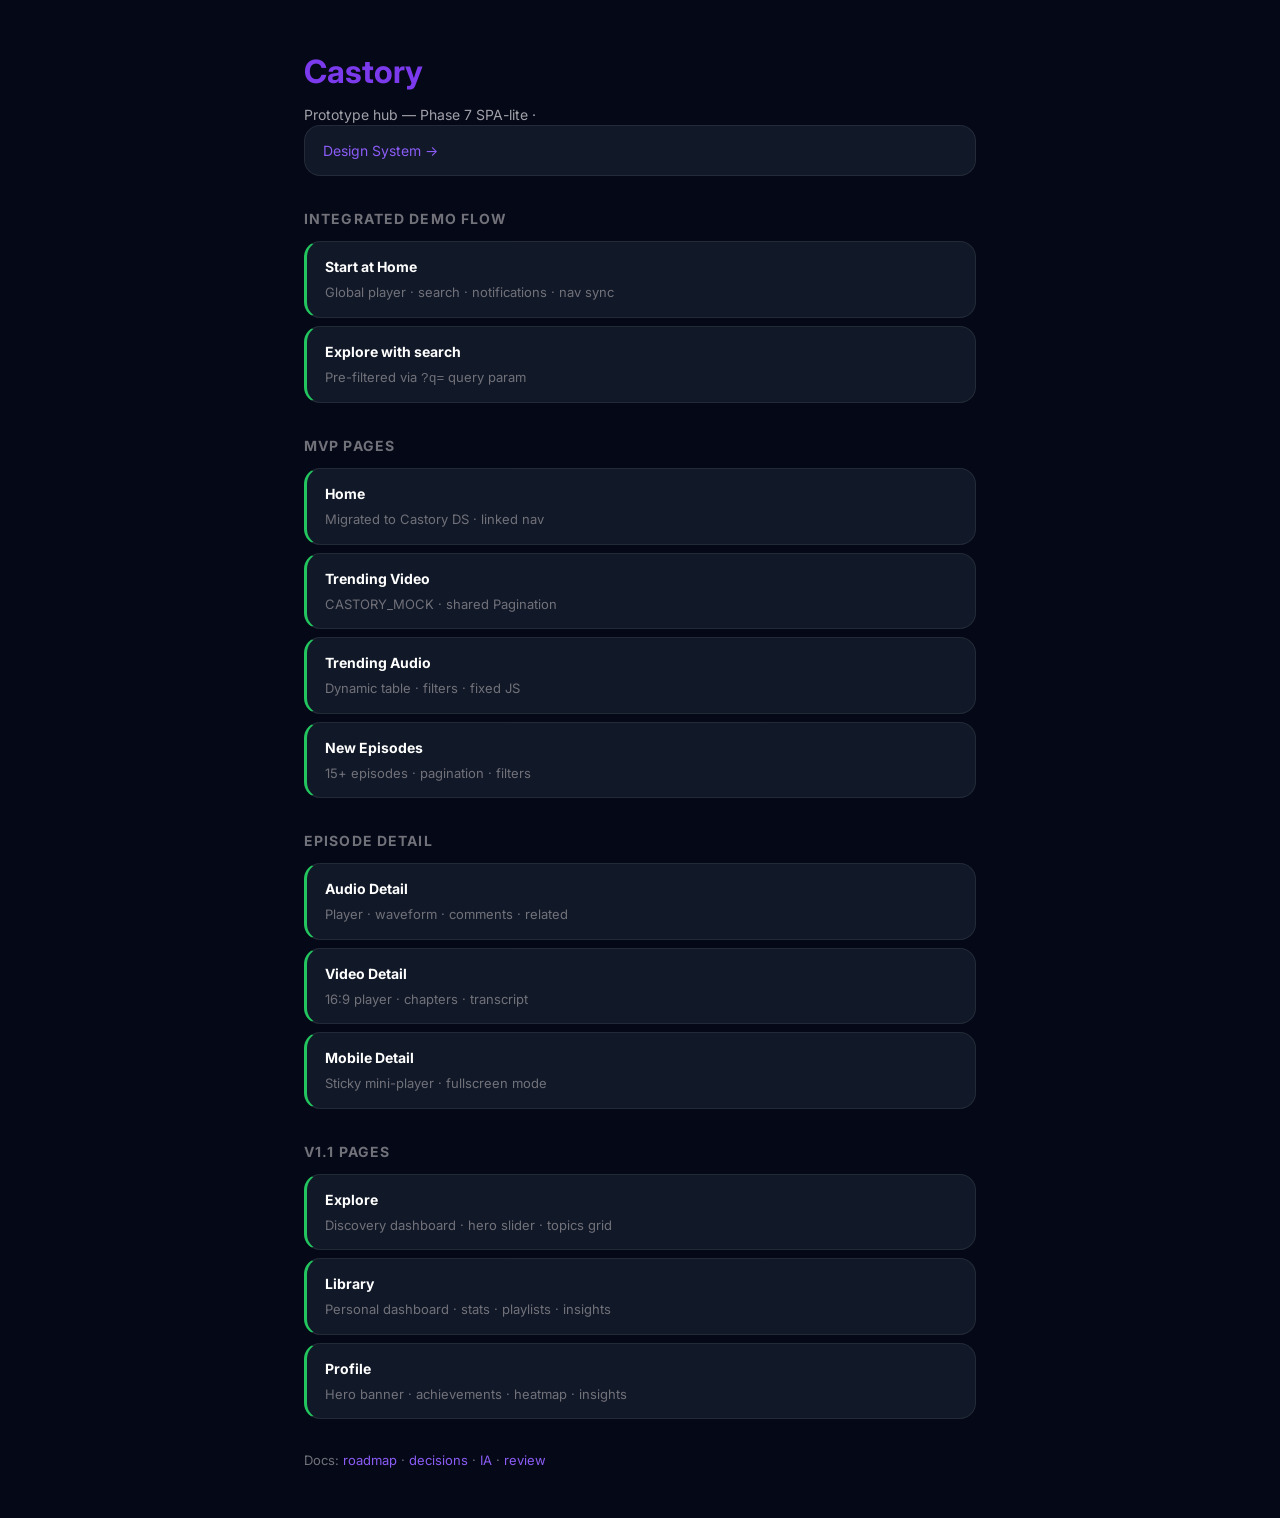
<file: prototypes/index.html>
<!DOCTYPE html>
<html lang="en">
<head>
  <meta charset="UTF-8">
  <meta name="viewport" content="width=device-width, initial-scale=1.0">
  <title>Castory — Prototype Hub</title>
  <link rel="preconnect" href="https://fonts.googleapis.com">
  <link href="https://fonts.googleapis.com/css2?family=Inter:wght@400;600;700&display=swap" rel="stylesheet">
<link rel="stylesheet" href="shared/css/castory.css">
<style>
    body { padding: 48px 24px; max-width: 720px; margin: 0 auto; }
    h1 { font-size: 32px; margin-bottom: 8px; color: var(--color-primary); }
    .subtitle { color: var(--color-text-secondary); margin-bottom: 32px; }
    section { margin-bottom: 32px; }
    h2 { font-size: 14px; text-transform: uppercase; letter-spacing: 0.08em; color: var(--color-text-muted); margin-bottom: 12px; }
    ul { display: flex; flex-direction: column; gap: 8px; }
    a {
      display: block;
      padding: 14px 18px;
      background: var(--color-card);
      border: 1px solid var(--color-border);
      border-radius: var(--radius-md);
      transition: var(--transition);
    }
    a:hover { border-color: var(--color-border-hover); transform: translateX(4px); }
    a strong { display: block; margin-bottom: 4px; }
    a span { font-size: 13px; color: var(--color-text-muted); }
    .done { border-left: 3px solid var(--color-success); }
    .pending { opacity: 0.5; pointer-events: none; }
    .archive { font-size: 13px; color: var(--color-text-muted); margin-top: 24px; }
    .archive a { display: inline; padding: 0; background: none; border: none; color: var(--color-primary-hover); }
  </style>
</head>
<body>
  <h1>Castory</h1>
  <p class="subtitle">Prototype hub — Phase 7 SPA-lite · <a href="shared/preview.html" style="color:var(--color-primary-hover)">Design System →</a></p>

  <section>
    <h2>Integrated Demo Flow</h2>
    <ul>
      <li><a class="done" href="home/index.html"><strong>Start at Home</strong><span>Global player · search · notifications · nav sync</span></a></li>
      <li><a class="done" href="explore/index.html?q=podcast"><strong>Explore with search</strong><span>Pre-filtered via <code>?q=</code> query param</span></a></li>
    </ul>
  </section>

    <section>
      <h2>MVP Pages</h2>
      <ul>
        <li><a class="done" href="home/index.html"><strong>Home</strong><span>Migrated to Castory DS · linked nav</span></a></li>
        <li><a class="done" href="trending-video/index.html"><strong>Trending Video</strong><span>CASTORY_MOCK · shared Pagination</span></a></li>
        <li><a class="done" href="trending-audio/index.html"><strong>Trending Audio</strong><span>Dynamic table · filters · fixed JS</span></a></li>
        <li><a class="done" href="new-episodes/index.html"><strong>New Episodes</strong><span>15+ episodes · pagination · filters</span></a></li>
      </ul>
    </section>

  <section>
    <h2>Episode Detail</h2>
    <ul>
      <li><a class="done" href="episode-detail/audio/index.html?id=14"><strong>Audio Detail</strong><span>Player · waveform · comments · related</span></a></li>
      <li><a class="done" href="episode-detail/video/index.html?id=2"><strong>Video Detail</strong><span>16:9 player · chapters · transcript</span></a></li>
      <li><a class="done" href="episode-detail/mobile/index.html?id=14"><strong>Mobile Detail</strong><span>Sticky mini-player · fullscreen mode</span></a></li>
    </ul>
  </section>

  <section>
    <h2>v1.1 Pages</h2>
    <ul>
      <li><a class="done" href="explore/index.html"><strong>Explore</strong><span>Discovery dashboard · hero slider · topics grid</span></a></li>
      <li><a class="done" href="library/index.html"><strong>Library</strong><span>Personal dashboard · stats · playlists · insights</span></a></li>
      <li><a class="done" href="profile/index.html"><strong>Profile</strong><span>Hero banner · achievements · heatmap · insights</span></a></li>
    </ul>
  </section>

  <p class="archive">
    Docs: <a href="../docs/roadmap.md">roadmap</a> ·
    <a href="../docs/DECISIONS.md">decisions</a> ·
    <a href="../docs/IA.md">IA</a> ·
    <a href="../docs/review.md">review</a>
  </p>
</body>
</html>
</file>
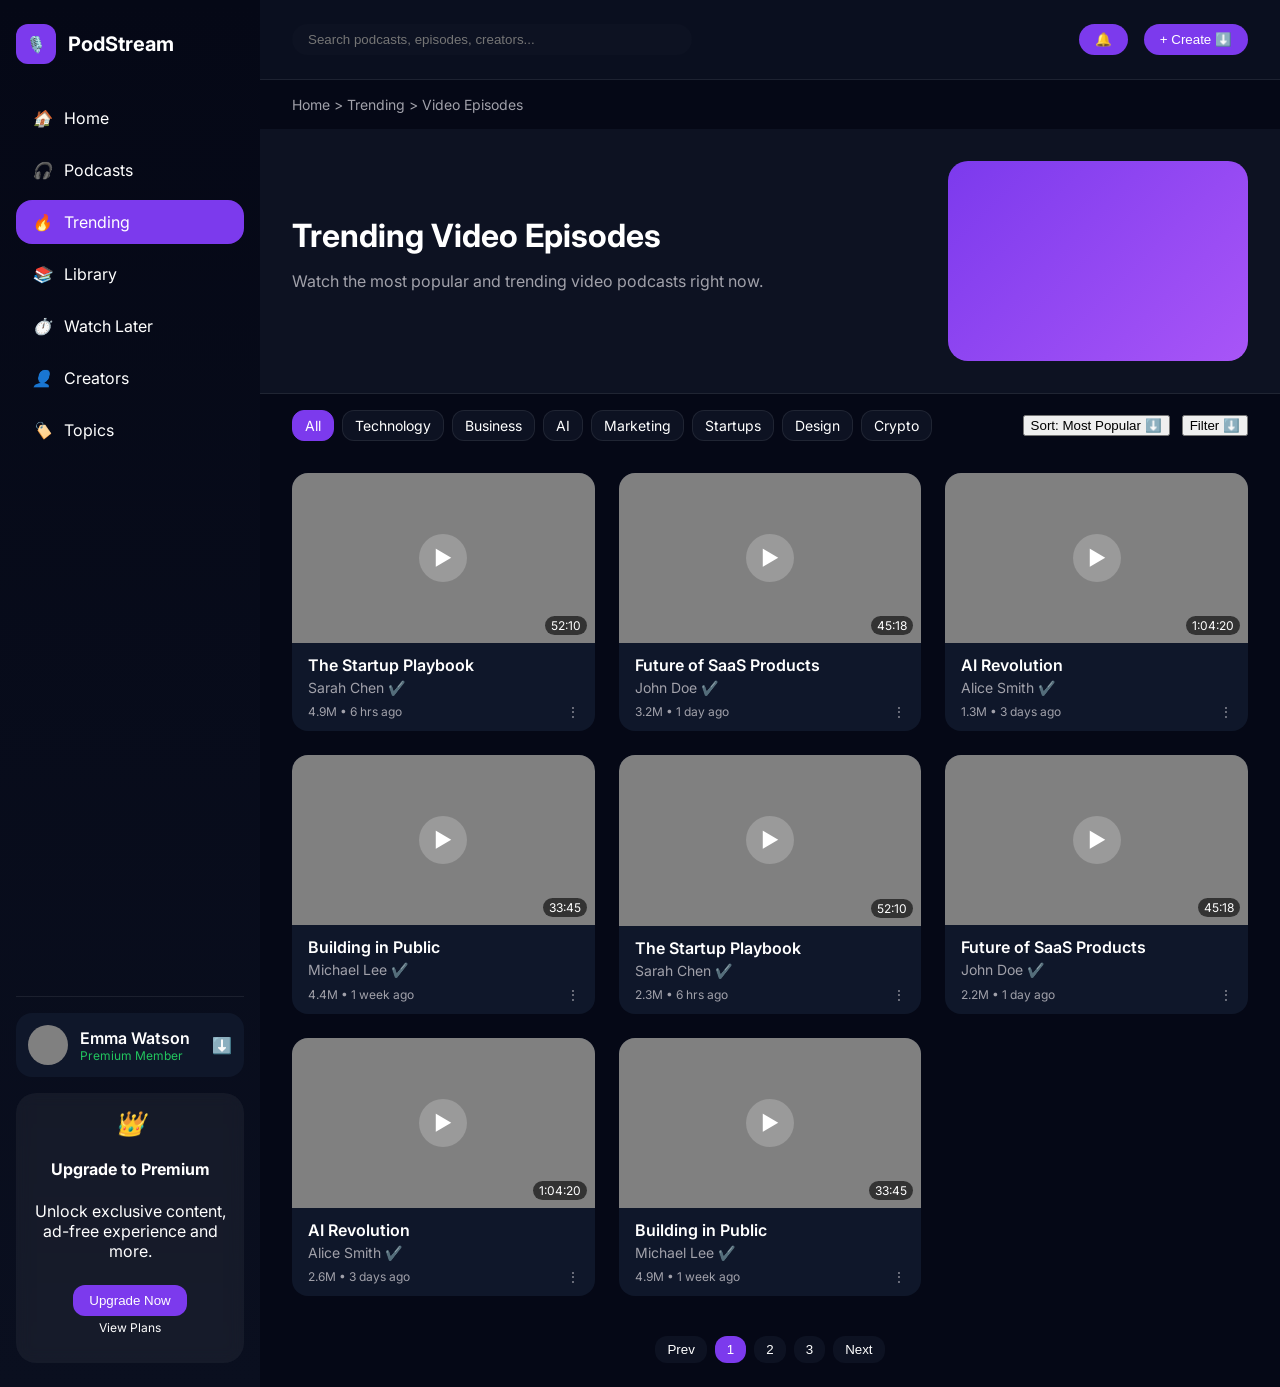
<file: prototypes/_archive/trending-video/desktop-02/index.html>
<!DOCTYPE html>
<html lang="en">
<head>
<meta charset="UTF-8">
<meta name="viewport" content="width=device-width, initial-scale=1.0">
<title>Trending Video Episodes - PodStream</title>
<link href="https://fonts.googleapis.com/css2?family=Inter:wght@400;500;600;700&display=swap" rel="stylesheet">
<style>
  /* =========================
     VARIABLES & BASE STYLES
     ========================= */
  :root {
    --bg-dark: #050816;
    --bg-dark-2: #0A0F1F;
    --bg-dark-3: #0D1222;
    --card-bg: #0F172A;
    --card-bg-hover: #111827;
    --primary: #7C3AED;
    --primary-light: #8B5CF6;
    --secondary: #A855F7;
    --text-primary: #FFFFFF;
    --text-secondary: #A1A1AA;
    --border: rgba(255,255,255,0.08);
    --hover-border: rgba(124,58,237,0.4);
    --success: #22C55E;
    --shadow: 0 10px 40px rgba(0,0,0,.4);
    --radius-sm: 12px;
    --radius-md: 16px;
    --radius-lg: 20px;
    --transition: 0.25s ease;
  }

  *, *::before, *::after {
    box-sizing: border-box;
  }

  body {
    margin: 0;
    font-family: 'Inter', sans-serif;
    color: var(--text-primary);
    background: var(--bg-dark);
  }

  a {
    color: inherit;
    text-decoration: none;
  }

  img {
    display: block;
    max-width: 100%;
  }

  /* =========================
     LAYOUT
     ========================= */
  .container {
    display: flex;
    min-height: 100vh;
  }

  /* SIDEBAR */
  .sidebar {
    width: 260px;
    background: linear-gradient(180deg, #050816, #0A0F1F);
    display: flex;
    flex-direction: column;
    padding: 24px 16px;
  }

  .logo {
    display: flex;
    align-items: center;
    margin-bottom: 32px;
  }

  .logo-icon {
    width: 40px;
    height: 40px;
    background: var(--primary);
    border-radius: 12px;
    display: flex;
    align-items: center;
    justify-content: center;
    font-weight: bold;
    margin-right: 12px;
  }

  .logo-text {
    font-size: 1.25rem;
    font-weight: 700;
  }

  .menu {
    list-style: none;
    padding: 0;
    margin: 0;
    flex: 1;
  }

  .menu li {
    display: flex;
    align-items: center;
    padding: 12px 16px;
    border-radius: var(--radius-md);
    margin-bottom: 8px;
    cursor: pointer;
    transition: var(--transition);
  }

  .menu li.active {
    background: var(--primary);
    color: var(--text-primary);
  }

  .menu li:hover:not(.active) {
    background: var(--bg-dark-3);
  }

  .menu li i {
    margin-right: 12px;
  }

  .divider {
    height: 1px;
    background: var(--border);
    margin: 16px 0;
  }

  .profile-card {
    display: flex;
    align-items: center;
    padding: 12px;
    background: var(--card-bg);
    border-radius: var(--radius-md);
    cursor: pointer;
  }

  .profile-avatar {
    width: 40px;
    height: 40px;
    border-radius: 50%;
    margin-right: 12px;
    background: gray;
  }

  .profile-info {
    flex: 1;
  }

  .profile-name {
    font-weight: 600;
  }

  .profile-badge {
    font-size: 0.75rem;
    color: var(--success);
  }

  /* UPGRADE CARD */
  .upgrade-card {
    background: rgba(255,255,255,0.05);
    backdrop-filter: blur(8px);
    padding: 16px;
    border-radius: var(--radius-lg);
    margin-top: 16px;
    text-align: center;
  }

  .upgrade-card i {
    font-size: 1.5rem;
    color: gold;
    display: block;
    margin-bottom: 8px;
  }

  .upgrade-card button {
    margin-top: 8px;
    padding: 8px 16px;
    background: var(--primary);
    border: none;
    border-radius: var(--radius-sm);
    color: var(--text-primary);
    cursor: pointer;
    transition: var(--transition);
  }

  .upgrade-card button:hover {
    background: var(--primary-light);
  }

  /* MAIN CONTENT */
  .main {
    flex: 1;
    display: flex;
    flex-direction: column;
  }

  /* TOP HEADER */
  header {
    display: flex;
    align-items: center;
    justify-content: space-between;
    padding: 0 32px;
    height: 80px;
    background: var(--bg-dark-2);
    border-bottom: 1px solid var(--border);
  }

  .search-bar input {
    padding: 8px 16px;
    border-radius: var(--radius-md);
    border: none;
    background: var(--bg-dark-3);
    color: var(--text-primary);
    width: 400px;
  }

  .header-actions {
    display: flex;
    align-items: center;
    gap: 16px;
  }

  .header-actions button {
    padding: 8px 16px;
    border-radius: var(--radius-md);
    border: none;
    cursor: pointer;
    background: var(--primary);
    color: var(--text-primary);
    display: flex;
    align-items: center;
    gap: 4px;
  }

  /* BREADCRUMB */
  .breadcrumb {
    padding: 16px 32px;
    font-size: 0.875rem;
    color: var(--text-secondary);
  }

  /* HERO */
  .hero {
    display: flex;
    justify-content: space-between;
    align-items: center;
    padding: 32px;
    background: var(--bg-dark-3);
    border-bottom: 1px solid var(--border);
  }

  .hero-content h1 {
    font-size: 2rem;
    margin: 0 0 12px 0;
  }

  .hero-content p {
    color: var(--text-secondary);
    font-size: 1rem;
  }

  .hero-illustration {
    width: 300px;
    height: 200px;
    background: linear-gradient(135deg, var(--primary), var(--secondary));
    border-radius: var(--radius-lg);
  }

  /* FILTER SECTION */
  .filters {
    display: flex;
    justify-content: space-between;
    align-items: center;
    padding: 16px 32px;
  }

  .category-pills {
    display: flex;
    gap: 8px;
  }

  .pill {
    padding: 6px 12px;
    border-radius: var(--radius-sm);
    background: var(--bg-dark-3);
    cursor: pointer;
    border: 1px solid var(--border);
    font-size: 0.875rem;
    transition: var(--transition);
  }

  .pill.active {
    background: var(--primary);
    border-color: var(--primary);
  }

  .filter-controls {
    display: flex;
    align-items: center;
    gap: 12px;
  }

  /* CONTENT GRID */
  .content-grid {
    display: grid;
    grid-template-columns: repeat(auto-fill,minmax(280px,1fr));
    gap: 24px;
    padding: 16px 32px;
  }

  .episode-card {
    background: var(--card-bg);
    border-radius: var(--radius-md);
    overflow: hidden;
    cursor: pointer;
    transition: var(--transition);
    display: flex;
    flex-direction: column;
  }

  .episode-card:hover {
    transform: translateY(-4px) scale(1.02);
    box-shadow: 0 0 20px var(--primary);
  }

  .episode-thumbnail {
    position: relative;
    width: 100%;
    padding-top: 56.25%; /* 16:9 */
    background: gray;
  }

  .play-overlay {
    position: absolute;
    top: 50%;
    left: 50%;
    transform: translate(-50%, -50%);
    width: 48px;
    height: 48px;
    background: rgba(255,255,255,0.2);
    border-radius: 50%;
    display: flex;
    align-items: center;
    justify-content: center;
    font-size: 1.25rem;
  }

  .duration-badge {
    position: absolute;
    bottom: 8px;
    right: 8px;
    background: rgba(0,0,0,0.6);
    padding: 2px 6px;
    font-size: 0.75rem;
    border-radius: var(--radius-sm);
  }

  .episode-body {
    padding: 12px 16px;
    flex: 1;
    display: flex;
    flex-direction: column;
    justify-content: space-between;
  }

  .episode-title {
    font-weight: 600;
    margin-bottom: 4px;
  }

  .creator-row {
    display: flex;
    align-items: center;
    font-size: 0.875rem;
    color: var(--text-secondary);
  }

  .creator-row .verified {
    color: var(--primary);
    margin-left: 4px;
  }

  .meta-row {
    display: flex;
    justify-content: space-between;
    align-items: center;
    font-size: 0.75rem;
    color: var(--text-secondary);
    margin-top: 8px;
  }

  .meta-row .dots {
    cursor: pointer;
  }

  /* PAGINATION */
  .pagination {
    display: flex;
    justify-content: center;
    padding: 24px;
    gap: 8px;
  }

  .pagination button {
    padding: 6px 12px;
    border-radius: var(--radius-sm);
    border: none;
    background: var(--bg-dark-3);
    color: var(--text-primary);
    cursor: pointer;
    transition: var(--transition);
  }

  .pagination button.active {
    background: var(--primary);
  }

  /* RESPONSIVE */
  @media(max-width:1024px){
    .sidebar{
      width: 220px;
    }
    .search-bar input{
      width: 250px;
    }
  }

  @media(max-width:768px){
    .container{
      flex-direction: column;
    }
    .sidebar{
      display: none;
    }
    .content-grid{
      grid-template-columns: repeat(auto-fill,minmax(200px,1fr));
      padding: 16px;
    }
    header{
      padding: 0 16px;
    }
    .filters{
      flex-direction: column;
      align-items: flex-start;
      gap: 12px;
      padding: 16px;
    }
  }

</style>
</head>
<body>

<div class="container">
  <!-- SIDEBAR -->
  <aside class="sidebar">
    <div class="logo">
      <div class="logo-icon">🎙️</div>
      <div class="logo-text">PodStream</div>
    </div>
    <ul class="menu">
      <li><i>🏠</i>Home</li>
      <li><i>🎧</i>Podcasts</li>
      <li class="active"><i>🔥</i>Trending</li>
      <li><i>📚</i>Library</li>
      <li><i>⏱️</i>Watch Later</li>
      <li><i>👤</i>Creators</li>
      <li><i>🏷️</i>Topics</li>
    </ul>
    <div class="divider"></div>
    <div class="profile-card">
      <div class="profile-avatar"></div>
      <div class="profile-info">
        <div class="profile-name">Emma Watson</div>
        <div class="profile-badge">Premium Member</div>
      </div>
      <div>⬇️</div>
    </div>
    <div class="upgrade-card">
      <i>👑</i>
      <h4>Upgrade to Premium</h4>
      <p>Unlock exclusive content, ad-free experience and more.</p>
      <button>Upgrade Now</button>
      <p style="margin-top:4px;font-size:0.75rem;cursor:pointer;">View Plans</p>
    </div>
  </aside>

  <!-- MAIN CONTENT -->
  <main class="main">
    <!-- HEADER -->
    <header>
      <div class="search-bar">
        <input type="text" placeholder="Search podcasts, episodes, creators...">
      </div>
      <div class="header-actions">
        <button>🔔</button>
        <button>+ Create ⬇️</button>
      </div>
    </header>

    <!-- BREADCRUMB -->
    <div class="breadcrumb">
      Home &gt; Trending &gt; Video Episodes
    </div>

    <!-- HERO -->
    <section class="hero">
      <div class="hero-content">
        <h1>Trending Video Episodes</h1>
        <p>Watch the most popular and trending video podcasts right now.</p>
      </div>
      <div class="hero-illustration"></div>
    </section>

    <!-- FILTERS -->
    <div class="filters">
      <div class="category-pills">
        <div class="pill active">All</div>
        <div class="pill">Technology</div>
        <div class="pill">Business</div>
        <div class="pill">AI</div>
        <div class="pill">Marketing</div>
        <div class="pill">Startups</div>
        <div class="pill">Design</div>
        <div class="pill">Crypto</div>
      </div>
      <div class="filter-controls">
        <button>Sort: Most Popular ⬇️</button>
        <button>Filter ⬇️</button>
      </div>
    </div>

    <!-- CONTENT GRID -->
    <div class="content-grid" id="episodeGrid">
      <!-- Episode cards will be generated by JS -->
    </div>

    <!-- PAGINATION -->
    <div class="pagination" id="pagination"></div>
  </main>
</div>

<script>
  // =============================
  // SAMPLE DATA
  // =============================
  const episodes = Array.from({length:20},(_,i)=>({
    title: ['The Startup Playbook','Future of SaaS Products','AI Revolution','Building in Public'][i%4],
    creator: ['Sarah Chen','John Doe','Alice Smith','Michael Lee'][i%4],
    verified: true,
    views: (Math.random()*5+1).toFixed(1)+'M',
    time: ['6 hrs ago','1 day ago','3 days ago','1 week ago'][i%4],
    duration: ['52:10','45:18','1:04:20','33:45'][i%4]
  }));

  const episodeGrid = document.getElementById('episodeGrid');
  const pagination = document.getElementById('pagination');

  // =============================
  // RENDER EPISODES
  // =============================
  let currentPage = 1;
  const perPage = 8;

  function renderEpisodes() {
    episodeGrid.innerHTML = '';
    const start = (currentPage-1)*perPage;
    const paginated = episodes.slice(start,start+perPage);

    paginated.forEach(ep=>{
      const card = document.createElement('div');
      card.className = 'episode-card';
      card.innerHTML = `
        <div class="episode-thumbnail">
          <div class="play-overlay">▶️</div>
          <div class="duration-badge">${ep.duration}</div>
        </div>
        <div class="episode-body">
          <div>
            <div class="episode-title">${ep.title}</div>
            <div class="creator-row">${ep.creator} ${ep.verified?'<span class="verified">✔️</span>':''}</div>
          </div>
          <div class="meta-row">
            <span>${ep.views} • ${ep.time}</span>
            <span class="dots">⋮</span>
          </div>
        </div>
      `;
      episodeGrid.appendChild(card);
    });
  }

  // =============================
  // RENDER PAGINATION
  // =============================
  function renderPagination() {
    pagination.innerHTML = '';
    const pageCount = Math.ceil(episodes.length/perPage);

    const prev = document.createElement('button');
    prev.textContent = 'Prev';
    prev.disabled = currentPage===1;
    prev.onclick = ()=>{currentPage--; updatePage();};
    pagination.appendChild(prev);

    for(let i=1;i<=pageCount;i++){
      const btn = document.createElement('button');
      btn.textContent = i;
      if(i===currentPage) btn.classList.add('active');
      btn.onclick = ()=>{currentPage=i; updatePage();};
      pagination.appendChild(btn);
    }

    const next = document.createElement('button');
    next.textContent = 'Next';
    next.disabled = currentPage===pageCount;
    next.onclick = ()=>{currentPage++; updatePage();};
    pagination.appendChild(next);
  }

  function updatePage(){
    renderEpisodes();
    renderPagination();
  }

  // INITIAL RENDER
  updatePage();

  // =============================
  // FILTER PILL INTERACTIONS
  // =============================
  const pills = document.querySelectorAll('.pill');
  pills.forEach(pill=>{
    pill.addEventListener('click', ()=>{
      pills.forEach(p=>p.classList.remove('active'));
      pill.classList.add('active');
      // Filtering logic can be implemented here
      currentPage=1;
      updatePage();
    });
  });

</script>

</body>
</html>
</file>
<file: prototypes/shared/css/castory.css>
/**
 * Castory Design System — single CSS bundle
 *
 * Usage in HTML:
 *   <link rel="stylesheet" href="../shared/css/castory.css">
 *
 * @see docs/DESIGN-SYSTEM.md
 */

@import url('tokens.css');
@import url('reset.css');
@import url('utilities.css');
@import url('layout.css');
@import url('components/buttons.css');
@import url('components/cards.css');
@import url('components/forms.css');
@import url('components/navigation.css');
@import url('components/badges.css');
@import url('components/player.css');
@import url('components/pagination.css');
@import url('components/tables.css');
@import url('components/charts.css');
@import url('components/global-shell.css');
</file>
